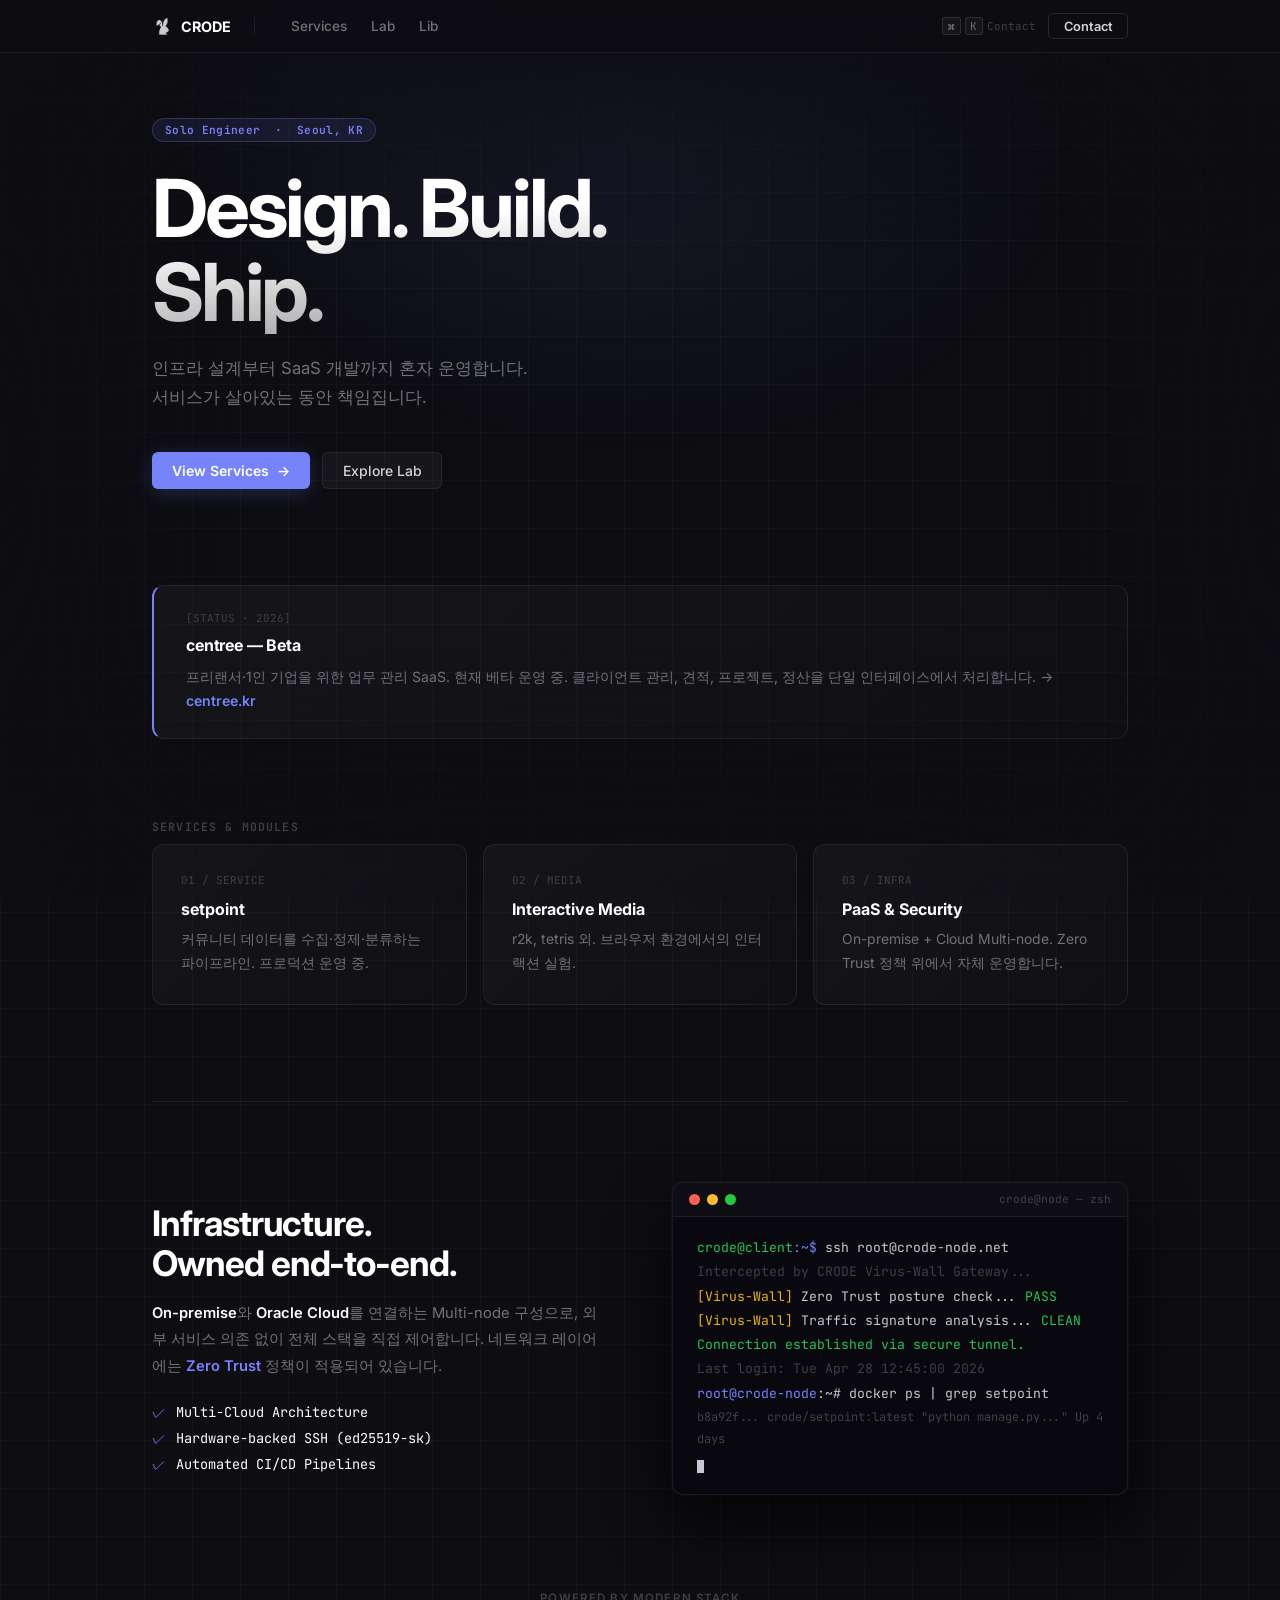
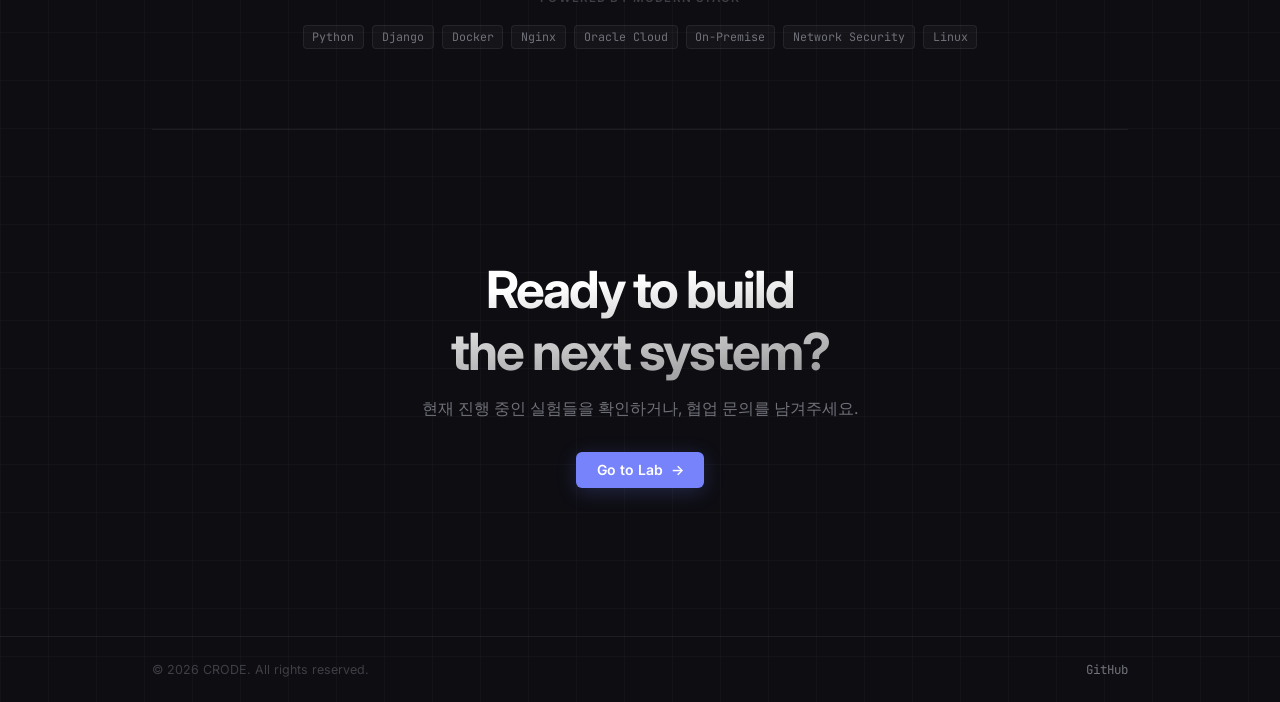
<file: index.html>
<!DOCTYPE html>
<html lang="ko">
<head>
  <meta charset="utf-8">
  <meta name="viewport" content="width=device-width, initial-scale=1">
  <title>CRODE</title>
  <meta name="description" content="Systems designed, built, and operated by a single engineer.">
  <link rel="shortcut icon" href="static/img/favicon.ico">
  <link rel="preconnect" href="https://fonts.googleapis.com">
  <link href="https://fonts.googleapis.com/css2?family=Inter:wght@400;500;600;700&family=JetBrains+Mono:wght@400;700&display=swap" rel="stylesheet">
  <link rel="stylesheet" href="static/css/style.css">
</head>
<body>
<div class="hero-glow"></div>

<!-- NAV -->
<nav id="nav">
  <div class="nav-inner">
    <a class="nav-brand" href="index.html">
      <img src="static/img/img.png" width="22" height="22" alt="CRODE">
      CRODE
    </a>
    <div class="nav-sep"></div>
    <ul class="nav-links" id="navLinks">
      <li><a href="services.html">Services</a></li>
      <li><a href="lab.html">Lab</a></li>
      <li><a href="lib.html">Lib</a></li>
    </ul>
    <div class="nav-right">
      <span class="nav-kbd"><span class="kbd">⌘</span><span class="kbd">K</span> Contact</span>
      <button class="btn-contact" data-modal="contact">Contact</button>
    </div>
    <button class="nav-toggle" id="navToggle">&#9776;</button>
  </div>
</nav>

<!-- MAIN -->
<div class="page-wrapper">
<main class="main-content">
<div class="container">

  <!-- Hero -->
  <section style="padding-bottom: 6rem;">
    <div class="badge-tag badge-purple">Solo Engineer &nbsp;·&nbsp; Seoul, KR</div>
    <h1 class="hero-title">Design. Build.<br>Ship.</h1>
    <p class="hero-sub">
      인프라 설계부터 SaaS 개발까지 혼자 운영합니다.<br>
      서비스가 살아있는 동안 책임집니다.
    </p>
    <div class="btn-row">
      <a class="btn-primary" href="services.html">View Services &nbsp;→</a>
      <a class="btn-ghost"   href="lab.html">Explore Lab</a>
    </div>
  </section>

  <!-- System Log Notice -->
  <section class="reveal" style="margin-bottom: 5rem;">
    <div class="linear-card" style="padding: 1.6rem 2rem; border-left: 2px solid var(--primary);">
      <div style="font-family:var(--mono); font-size:0.68rem; color:var(--text-mute); margin-bottom:0.6rem;">[STATUS · 2026]</div>
      <h2 style="font-size:1rem; font-weight:700; color:var(--heading); margin-bottom:0.6rem; letter-spacing:-0.01em;">centree — Beta</h2>
      <p style="font-size:0.88rem; color:var(--text-dim); line-height:1.7;">
        프리랜서·1인 기업을 위한 업무 관리 SaaS. 현재 베타 운영 중.
        클라이언트 관리, 견적, 프로젝트, 정산을 단일 인터페이스에서 처리합니다.
        → <a href="https://centree.kr" target="_blank" style="color:var(--primary); text-decoration:none; font-weight:600;">centree.kr</a>
      </p>
    </div>
  </section>

  <!-- Features -->
  <section style="margin-bottom: 6rem;">
    <p class="page-eyebrow reveal">Services &amp; Modules</p>
    <div style="display:grid; grid-template-columns:repeat(auto-fill,minmax(290px,1fr)); gap:1rem;">
      <div class="linear-card reveal reveal-d1" style="padding:1.75rem;">
        <div style="font-family:var(--mono); font-size:0.68rem; color:var(--text-mute); margin-bottom:0.75rem;">01 / SERVICE</div>
        <h3 style="font-size:1rem; font-weight:700; color:var(--heading); margin-bottom:0.6rem;">setpoint</h3>
        <p style="font-size:0.87rem; color:var(--text-dim); line-height:1.7;">커뮤니티 데이터를 수집·정제·분류하는 파이프라인. 프로덕션 운영 중.</p>
      </div>
      <div class="linear-card reveal reveal-d2" style="padding:1.75rem;">
        <div style="font-family:var(--mono); font-size:0.68rem; color:var(--text-mute); margin-bottom:0.75rem;">02 / MEDIA</div>
        <h3 style="font-size:1rem; font-weight:700; color:var(--heading); margin-bottom:0.6rem;">Interactive Media</h3>
        <p style="font-size:0.87rem; color:var(--text-dim); line-height:1.7;">r2k, tetris 외. 브라우저 환경에서의 인터랙션 실험.</p>
      </div>
      <div class="linear-card reveal reveal-d3" style="padding:1.75rem;">
        <div style="font-family:var(--mono); font-size:0.68rem; color:var(--text-mute); margin-bottom:0.75rem;">03 / INFRA</div>
        <h3 style="font-size:1rem; font-weight:700; color:var(--heading); margin-bottom:0.6rem;">PaaS &amp; Security</h3>
        <p style="font-size:0.87rem; color:var(--text-dim); line-height:1.7;">On-premise + Cloud Multi-node. Zero Trust 정책 위에서 자체 운영합니다.</p>
      </div>
    </div>
  </section>

  <hr class="section-divider">

  <!-- Spotlight: Infra -->
  <section class="reveal" style="margin-bottom: 6rem;">
    <div style="display:grid; grid-template-columns:1fr 1fr; gap:4rem; align-items:center;">
      <div>
        <h2 style="font-size:clamp(1.6rem,3.5vw,2.2rem); font-weight:700; color:var(--heading); letter-spacing:-0.03em; line-height:1.15; margin-bottom:1rem;">Infrastructure.<br>Owned end-to-end.</h2>
        <p style="font-size:0.92rem; color:var(--text-dim); line-height:1.8; margin-bottom:1.5rem;">
          <span style="color:var(--heading); font-weight:600;">On-premise</span>와 <span style="color:var(--heading); font-weight:600;">Oracle Cloud</span>를 연결하는 Multi-node 구성으로,
          외부 서비스 의존 없이 전체 스택을 직접 제어합니다.
          네트워크 레이어에는 <span style="color:var(--primary); font-weight:600;">Zero Trust</span> 정책이 적용되어 있습니다.
        </p>
        <ul style="list-style:none; font-family:var(--mono); font-size:0.85rem; display:flex; flex-direction:column; gap:0.5rem;">
          <li><span style="color:var(--primary); margin-right:0.6rem;">✓</span><span style="color:var(--heading);">Multi-Cloud Architecture</span></li>
          <li><span style="color:var(--primary); margin-right:0.6rem;">✓</span><span style="color:var(--heading);">Hardware-backed SSH (ed25519-sk)</span></li>
          <li><span style="color:var(--primary); margin-right:0.6rem;">✓</span><span style="color:var(--heading);">Automated CI/CD Pipelines</span></li>
        </ul>
      </div>
      <div class="terminal-window">
        <div class="terminal-bar">
          <span class="t-dot t-red"></span>
          <span class="t-dot t-yellow"></span>
          <span class="t-dot t-green"></span>
          <span class="terminal-bar-title">crode@node — zsh</span>
        </div>
        <div class="terminal-body">
          <div><span class="t-prompt">crode@client</span><span class="t-path">:~$</span> ssh root@crode-node.net</div>
          <div class="t-dim">Intercepted by CRODE Virus-Wall Gateway...</div>
          <div><span class="t-warn">[Virus-Wall]</span> Zero Trust posture check... <span class="t-success">PASS</span></div>
          <div><span class="t-warn">[Virus-Wall]</span> Traffic signature analysis... <span class="t-success">CLEAN</span></div>
          <div class="t-success">Connection established via secure tunnel.</div>
          <div class="t-dim">Last login: Tue Apr 28 12:45:00 2026</div>
          <div><span class="t-path">root@crode-node</span>:~# docker ps | grep setpoint</div>
          <div class="t-dim" style="font-size:0.75rem;">b8a92f... crode/setpoint:latest "python manage.py..." Up 4 days</div>
          <span class="t-cursor"></span>
        </div>
      </div>
    </div>
  </section>

  <!-- Tech Stack -->
  <section class="reveal" style="text-align:center; margin-bottom:2rem;">
    <p style="font-size:0.72rem; font-weight:600; letter-spacing:0.1em; text-transform:uppercase; color:var(--text-mute); margin-bottom:1.25rem;">Powered by Modern Stack</p>
    <div style="display:flex; flex-wrap:wrap; justify-content:center; gap:0.5rem;">
      <span class="tech-badge">Python</span>
      <span class="tech-badge">Django</span>
      <span class="tech-badge">Docker</span>
      <span class="tech-badge">Nginx</span>
      <span class="tech-badge">Oracle Cloud</span>
      <span class="tech-badge">On-Premise</span>
      <span class="tech-badge">Network Security</span>
      <span class="tech-badge">Linux</span>
    </div>
  </section>

  <hr class="section-divider">

  <!-- CTA -->
  <section class="reveal" style="text-align:center; padding: 3rem 0;">
    <h2 style="font-size:clamp(2rem,5vw,3.2rem); font-weight:700; letter-spacing:-0.04em; background:linear-gradient(175deg,#fff 30%,rgba(255,255,255,0.45) 100%); -webkit-background-clip:text; -webkit-text-fill-color:transparent; background-clip:text; margin-bottom:1rem;">Ready to build<br>the next system?</h2>
    <p style="font-size:1rem; color:var(--text-dim); margin-bottom:2rem;">현재 진행 중인 실험들을 확인하거나, 협업 문의를 남겨주세요.</p>
    <a class="btn-primary" href="lab.html">Go to Lab &nbsp;→</a>
  </section>

</div>
</main>

<!-- FOOTER -->
<footer>
  <div class="container">
    <div class="footer-inner">
      <span class="footer-text">© 2026 CRODE. All rights reserved.</span>
      <div class="footer-links">
        <a href="https://github.com/croc100/CRODE" target="_blank" rel="noopener">GitHub</a>
      </div>
    </div>
  </div>
</footer>
</div>

<!-- CONTACT MODAL -->
<div class="modal-overlay" id="contactModal">
  <div class="modal-box">
    <div class="modal-header">
      <span class="modal-title">Contact Information</span>
      <button class="modal-close" data-modal-close>✕</button>
    </div>
    <p class="modal-label">[ OFFICIAL_EMAIL ]</p>
    <div class="modal-email-row">
      <span class="modal-email">admin@crode.net</span>
      <button class="modal-copy-btn" onclick="copyEmail(this)">Copy</button>
    </div>
    <p class="modal-note">시스템 설계, 인프라 구축 및 비즈니스 협업 문의는 위 주소로 연락 부탁드립니다. 순차적으로 확인 후 회신 드립니다.</p>
  </div>
</div>

<script src="static/js/main.js"></script>
</body>
</html>
</file>
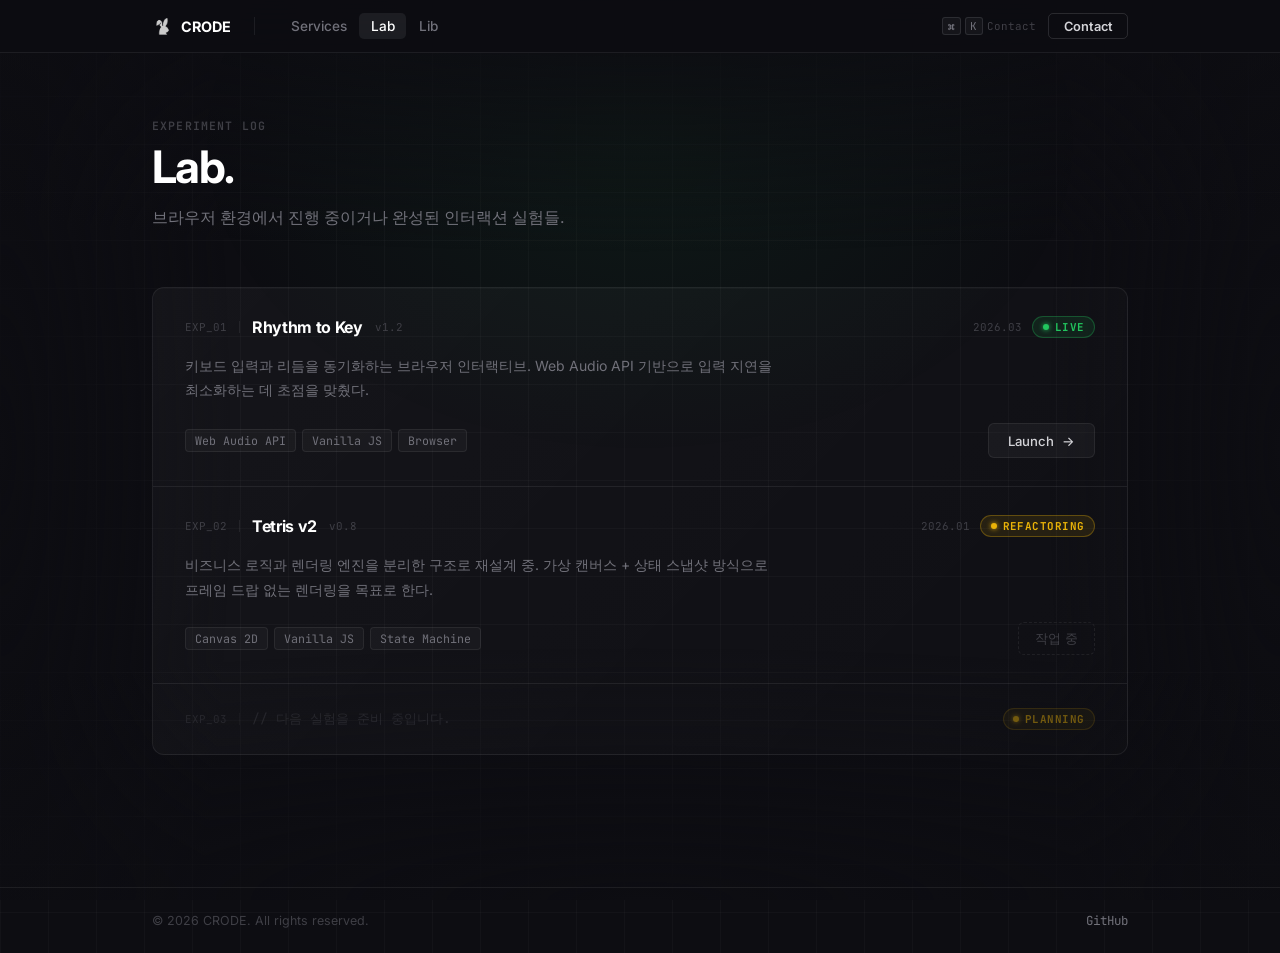
<file: lab.html>
<!DOCTYPE html>
<html lang="ko">
<head>
  <meta charset="utf-8">
  <meta name="viewport" content="width=device-width, initial-scale=1">
  <title>CRODE | Lab</title>
  <link rel="shortcut icon" href="static/img/favicon.ico">
  <link rel="preconnect" href="https://fonts.googleapis.com">
  <link href="https://fonts.googleapis.com/css2?family=Inter:wght@400;500;600;700&family=JetBrains+Mono:wght@400;700&display=swap" rel="stylesheet">
  <link rel="stylesheet" href="static/css/style.css">
</head>
<body>
<div class="hero-glow" style="background:radial-gradient(ellipse at 50% 50%,rgba(34,197,94,0.07),transparent 70%);"></div>

<!-- NAV -->
<nav id="nav">
  <div class="nav-inner">
    <a class="nav-brand" href="index.html">
      <img src="static/img/img.png" width="22" height="22" alt="CRODE">
      CRODE
    </a>
    <div class="nav-sep"></div>
    <ul class="nav-links" id="navLinks">
      <li><a href="services.html">Services</a></li>
      <li><a href="lab.html" class="active">Lab</a></li>
      <li><a href="lib.html">Lib</a></li>
    </ul>
    <div class="nav-right">
      <span class="nav-kbd"><span class="kbd">⌘</span><span class="kbd">K</span> Contact</span>
      <button class="btn-contact" data-modal="contact">Contact</button>
    </div>
    <button class="nav-toggle" id="navToggle">&#9776;</button>
  </div>
</nav>

<div class="page-wrapper">
<main class="main-content">
<div class="container">

  <!-- Header -->
  <section style="margin-bottom:3.5rem;">
    <p class="page-eyebrow">Experiment Log</p>
    <h1 class="page-title">Lab.</h1>
    <p class="page-sub">브라우저 환경에서 진행 중이거나 완성된 인터랙션 실험들.</p>
  </section>

  <!-- Log -->
  <div class="linear-card" style="overflow:hidden; margin-bottom:2rem;">

    <!-- Entry 01: r2k -->
    <div class="reveal" style="padding:1.75rem 2rem; border-bottom:1px solid var(--border);">
      <div style="display:flex; align-items:center; justify-content:space-between; flex-wrap:wrap; gap:0.75rem; margin-bottom:1rem;">
        <div style="display:flex; align-items:center; gap:0.75rem; flex-wrap:wrap;">
          <span style="font-family:var(--mono); font-size:0.68rem; color:var(--text-mute);">EXP_01</span>
          <span style="width:1px; height:12px; background:var(--border); display:inline-block;"></span>
          <span style="font-size:1rem; font-weight:700; color:var(--heading); letter-spacing:-0.02em;">Rhythm to Key</span>
          <span style="font-family:var(--mono); font-size:0.68rem; color:var(--text-mute);">v1.2</span>
        </div>
        <div style="display:flex; align-items:center; gap:0.65rem;">
          <span style="font-family:var(--mono); font-size:0.68rem; color:var(--text-mute);">2026.03</span>
          <span class="status-badge s-live"><span class="status-dot dot-live"></span>LIVE</span>
        </div>
      </div>
      <p style="font-size:0.875rem; color:var(--text-dim); line-height:1.75; margin-bottom:1.25rem; max-width:600px;">
        키보드 입력과 리듬을 동기화하는 브라우저 인터랙티브. Web Audio API 기반으로 입력 지연을 최소화하는 데 초점을 맞췄다.
      </p>
      <div style="display:flex; align-items:center; justify-content:space-between; flex-wrap:wrap; gap:0.75rem;">
        <div style="display:flex; gap:0.4rem; flex-wrap:wrap;">
          <span class="tech-badge">Web Audio API</span>
          <span class="tech-badge">Vanilla JS</span>
          <span class="tech-badge">Browser</span>
        </div>
        <a href="#" class="btn-ghost" style="font-size:0.82rem;">Launch &nbsp;→</a>
      </div>
    </div>

    <!-- Entry 02: Tetris -->
    <div class="reveal reveal-d1" style="padding:1.75rem 2rem; border-bottom:1px solid var(--border);">
      <div style="display:flex; align-items:center; justify-content:space-between; flex-wrap:wrap; gap:0.75rem; margin-bottom:1rem;">
        <div style="display:flex; align-items:center; gap:0.75rem; flex-wrap:wrap;">
          <span style="font-family:var(--mono); font-size:0.68rem; color:var(--text-mute);">EXP_02</span>
          <span style="width:1px; height:12px; background:var(--border); display:inline-block;"></span>
          <span style="font-size:1rem; font-weight:700; color:var(--heading); letter-spacing:-0.02em;">Tetris v2</span>
          <span style="font-family:var(--mono); font-size:0.68rem; color:var(--text-mute);">v0.8</span>
        </div>
        <div style="display:flex; align-items:center; gap:0.65rem;">
          <span style="font-family:var(--mono); font-size:0.68rem; color:var(--text-mute);">2026.01</span>
          <span class="status-badge s-wip"><span class="status-dot dot-wip"></span>REFACTORING</span>
        </div>
      </div>
      <p style="font-size:0.875rem; color:var(--text-dim); line-height:1.75; margin-bottom:1.25rem; max-width:600px;">
        비즈니스 로직과 렌더링 엔진을 분리한 구조로 재설계 중. 가상 캔버스 + 상태 스냅샷 방식으로 프레임 드랍 없는 렌더링을 목표로 한다.
      </p>
      <div style="display:flex; align-items:center; justify-content:space-between; flex-wrap:wrap; gap:0.75rem;">
        <div style="display:flex; gap:0.4rem; flex-wrap:wrap;">
          <span class="tech-badge">Canvas 2D</span>
          <span class="tech-badge">Vanilla JS</span>
          <span class="tech-badge">State Machine</span>
        </div>
        <button disabled style="padding:0.4rem 1rem; background:transparent; border:1px dashed var(--border); color:var(--text-mute); font-size:0.82rem; border-radius:6px; cursor:not-allowed;">작업 중</button>
      </div>
    </div>

    <!-- Entry 03: placeholder -->
    <div class="reveal reveal-d2" style="padding:1.5rem 2rem; opacity:0.45;">
      <div style="display:flex; align-items:center; gap:0.75rem;">
        <span style="font-family:var(--mono); font-size:0.68rem; color:var(--text-mute);">EXP_03</span>
        <span style="width:1px; height:12px; background:var(--border); display:inline-block;"></span>
        <span style="font-family:var(--mono); font-size:0.8rem; color:var(--text-mute);">// 다음 실험을 준비 중입니다.</span>
        <span class="status-badge s-wip" style="margin-left:auto;"><span class="status-dot dot-wip"></span>PLANNING</span>
      </div>
    </div>

  </div>

</div>
</main>

<footer>
  <div class="container">
    <div class="footer-inner">
      <span class="footer-text">© 2026 CRODE. All rights reserved.</span>
      <div class="footer-links">
        <a href="https://github.com/croc100/CRODE" target="_blank" rel="noopener">GitHub</a>
      </div>
    </div>
  </div>
</footer>
</div>

<!-- CONTACT MODAL -->
<div class="modal-overlay" id="contactModal">
  <div class="modal-box">
    <div class="modal-header">
      <span class="modal-title">Contact Information</span>
      <button class="modal-close" data-modal-close>✕</button>
    </div>
    <p class="modal-label">[ OFFICIAL_EMAIL ]</p>
    <div class="modal-email-row">
      <span class="modal-email">admin@crode.net</span>
      <button class="modal-copy-btn" onclick="copyEmail(this)">Copy</button>
    </div>
    <p class="modal-note">시스템 설계, 인프라 구축 및 비즈니스 협업 문의는 위 주소로 연락 부탁드립니다.</p>
  </div>
</div>

<script src="static/js/main.js"></script>
</body>
</html>
</file>
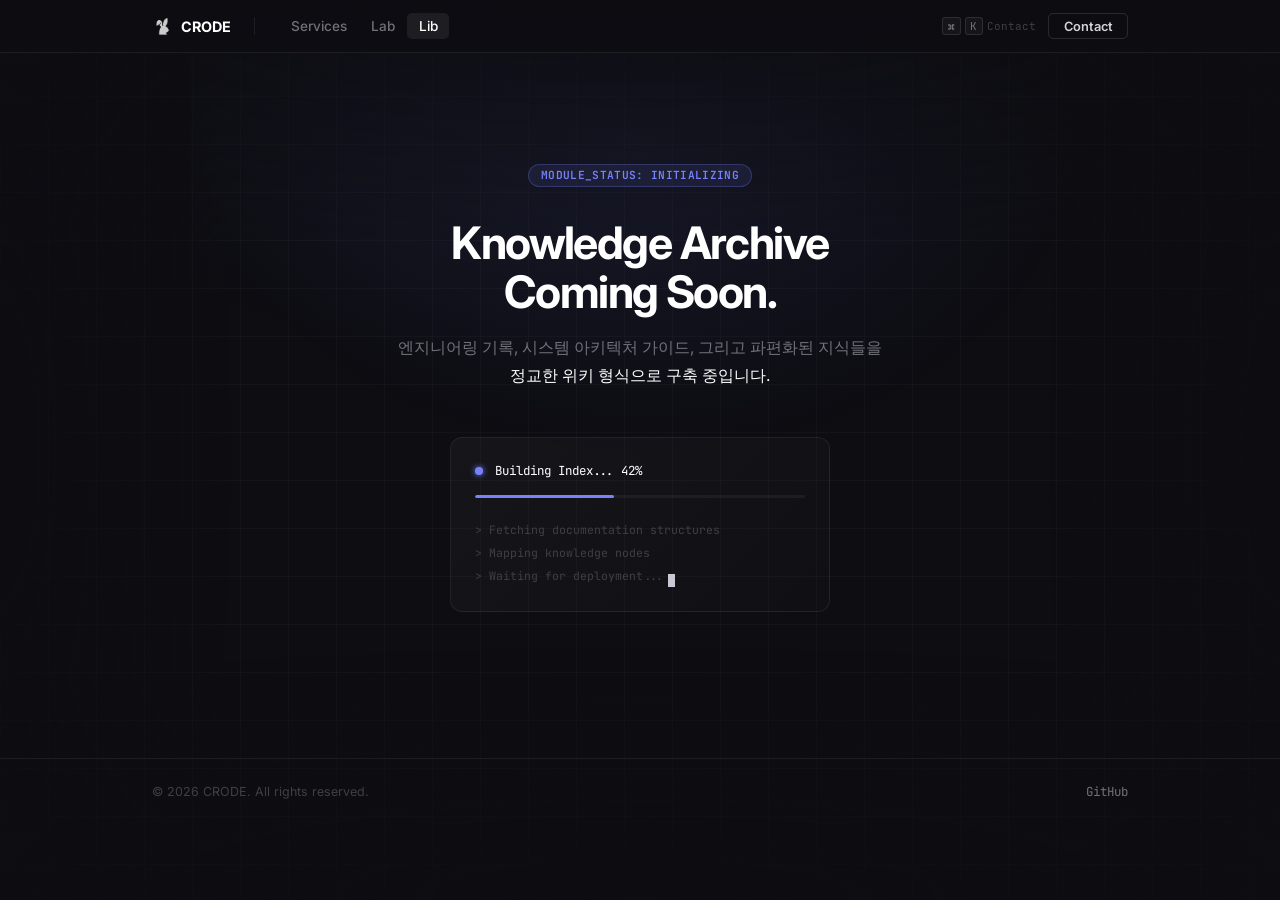
<file: lib.html>
<!DOCTYPE html>
<html lang="ko">
<head>
  <meta charset="utf-8">
  <meta name="viewport" content="width=device-width, initial-scale=1">
  <title>CRODE | Lib</title>
  <link rel="shortcut icon" href="static/img/favicon.ico">
  <link rel="preconnect" href="https://fonts.googleapis.com">
  <link href="https://fonts.googleapis.com/css2?family=Inter:wght@400;500;600;700&family=JetBrains+Mono:wght@400;700&display=swap" rel="stylesheet">
  <link rel="stylesheet" href="static/css/style.css">
</head>
<body>
<div class="hero-glow"></div>

<!-- NAV -->
<nav id="nav">
  <div class="nav-inner">
    <a class="nav-brand" href="index.html">
      <img src="static/img/img.png" width="22" height="22" alt="CRODE">
      CRODE
    </a>
    <div class="nav-sep"></div>
    <ul class="nav-links" id="navLinks">
      <li><a href="services.html">Services</a></li>
      <li><a href="lab.html">Lab</a></li>
      <li><a href="lib.html" class="active">Lib</a></li>
    </ul>
    <div class="nav-right">
      <span class="nav-kbd"><span class="kbd">⌘</span><span class="kbd">K</span> Contact</span>
      <button class="btn-contact" data-modal="contact">Contact</button>
    </div>
    <button class="nav-toggle" id="navToggle">&#9776;</button>
  </div>
</nav>

<div class="page-wrapper">
<main class="main-content">
<div class="container" style="display:flex; flex-direction:column; align-items:center; justify-content:center; min-height:60vh; text-align:center;">

  <div class="badge-tag badge-purple" style="margin-bottom:2rem;">MODULE_STATUS: INITIALIZING</div>

  <h1 class="page-title" style="max-width:600px; margin:0 auto 1rem;">Knowledge Archive<br>Coming Soon.</h1>

  <p style="font-size:1rem; color:var(--text-dim); line-height:1.75; max-width:500px; margin-bottom:3rem;">
    엔지니어링 기록, 시스템 아키텍처 가이드, 그리고 파편화된 지식들을<br>
    <span style="color:var(--heading);">정교한 위키 형식으로 구축 중입니다.</span>
  </p>

  <div class="linear-card" style="width:min(380px,100%); padding:1.5rem; text-align:left;">
    <div style="display:flex; align-items:center; gap:0.75rem; margin-bottom:1rem;">
      <div style="width:8px; height:8px; border-radius:50%; background:var(--primary); box-shadow:0 0 6px var(--primary); animation:pulse 2s ease-in-out infinite;"></div>
      <span style="font-family:var(--mono); font-size:0.78rem; color:var(--heading);">Building Index... 42%</span>
    </div>
    <div style="height:3px; background:rgba(255,255,255,0.05); border-radius:2px; margin-bottom:1.25rem; overflow:hidden;">
      <div style="width:42%; height:100%; background:var(--primary); border-radius:2px;"></div>
    </div>
    <div style="font-family:var(--mono); font-size:0.72rem; color:var(--text-mute); line-height:2;">
      <div>&gt; Fetching documentation structures</div>
      <div>&gt; Mapping knowledge nodes</div>
      <div>&gt; Waiting for deployment...<span class="t-cursor" style="margin-left:4px;"></span></div>
    </div>
  </div>

</div>
</main>

<footer>
  <div class="container">
    <div class="footer-inner">
      <span class="footer-text">© 2026 CRODE. All rights reserved.</span>
      <div class="footer-links">
        <a href="https://github.com/croc100/CRODE" target="_blank" rel="noopener">GitHub</a>
      </div>
    </div>
  </div>
</footer>
</div>

<!-- CONTACT MODAL -->
<div class="modal-overlay" id="contactModal">
  <div class="modal-box">
    <div class="modal-header">
      <span class="modal-title">Contact Information</span>
      <button class="modal-close" data-modal-close>✕</button>
    </div>
    <p class="modal-label">[ OFFICIAL_EMAIL ]</p>
    <div class="modal-email-row">
      <span class="modal-email">admin@crode.net</span>
      <button class="modal-copy-btn" onclick="copyEmail(this)">Copy</button>
    </div>
    <p class="modal-note">시스템 설계, 인프라 구축 및 비즈니스 협업 문의는 위 주소로 연락 부탁드립니다.</p>
  </div>
</div>

<script src="static/js/main.js"></script>
</body>
</html>
</file>
<file: static/css/style.css>
/* =========================================================
   CRODE — Static Portfolio  |  Design: Linear.app inspired
   ========================================================= */

/* --- Variables --- */
:root {
  --bg:           #0D0D12;
  --border:       rgba(255,255,255,0.07);
  --border-hover: rgba(118,131,251,0.45);
  --primary:      #7683FB;
  --primary-dim:  rgba(118,131,251,0.12);
  --heading:      #FFFFFF;
  --text:         #D4D4D8;
  --text-dim:     #71717A;
  --text-mute:    #3F3F46;
  --green:        #22C55E;
  --yellow:       #EAB308;
  --red:          #EF4444;
  --sans:         'Inter', -apple-system, BlinkMacSystemFont, sans-serif;
  --mono:         'JetBrains Mono', 'Fira Code', monospace;
  --radius:       8px;
  --radius-lg:    12px;
  --ease:         cubic-bezier(0.4,0,0.2,1);
}

/* --- Reset & Base --- */
*, *::before, *::after { box-sizing: border-box; margin: 0; padding: 0; }
html { scroll-behavior: smooth; }

body {
  font-family: var(--sans);
  background-color: var(--bg);
  color: var(--text);
  overflow-x: hidden;
  min-height: 100vh;
  background-image:
    linear-gradient(rgba(255,255,255,0.022) 1px, transparent 1px),
    linear-gradient(90deg, rgba(255,255,255,0.022) 1px, transparent 1px);
  background-size: 48px 48px;
}

/* grid vignette */
body::after {
  content: '';
  position: fixed;
  inset: 0;
  background:
    radial-gradient(ellipse 100% 28% at 50% 0%,   var(--bg) 0%, transparent 100%),
    radial-gradient(ellipse 100% 28% at 50% 100%, var(--bg) 0%, transparent 100%),
    radial-gradient(ellipse 18% 100% at 0%   50%, var(--bg) 0%, transparent 100%),
    radial-gradient(ellipse 18% 100% at 100% 50%, var(--bg) 0%, transparent 100%);
  pointer-events: none;
  z-index: 0;
}

a { color: var(--primary); text-decoration: none; }
a:hover { text-decoration: underline; }

.page-wrapper {
  position: relative;
  z-index: 1;
  animation: pageFadeIn 0.35s var(--ease) both;
}
@keyframes pageFadeIn {
  from { opacity: 0; transform: translateY(8px); }
  to   { opacity: 1; transform: none; }
}

.container { max-width: 1024px; margin: 0 auto; padding: 0 1.5rem; }

/* --- Background Glow --- */
.hero-glow {
  position: fixed;
  top: -20%;
  left: 50%;
  transform: translateX(-50%);
  width: min(900px, 100vw);
  height: 640px;
  background:
    radial-gradient(ellipse at 50% 50%, rgba(118,131,251,0.09), transparent 70%),
    radial-gradient(ellipse at 30% 30%, rgba(118,131,251,0.04), transparent 55%);
  pointer-events: none;
  z-index: 0;
  animation: glowPulse 10s ease-in-out infinite;
}
@keyframes glowPulse {
  0%,100% { opacity:0.8; transform:translateX(-50%) scale(1);    }
  50%      { opacity:1;   transform:translateX(-50%) scale(1.06); }
}

/* --- Navigation --- */
#nav {
  position: fixed;
  top: 0; left: 0; right: 0;
  z-index: 100;
  border-bottom: 1px solid var(--border);
  background: rgba(13,13,18,0.82);
  backdrop-filter: blur(18px) saturate(160%);
  -webkit-backdrop-filter: blur(18px) saturate(160%);
}
.nav-inner {
  max-width: 1024px;
  margin: 0 auto;
  padding: 0 1.5rem;
  height: 52px;
  display: flex;
  align-items: center;
  gap: 1.5rem;
}
.nav-brand {
  display: flex;
  align-items: center;
  gap: 0.45rem;
  font-size: 0.9rem;
  font-weight: 700;
  letter-spacing: -0.01em;
  color: var(--heading);
  flex-shrink: 0;
}
.nav-brand img   { border-radius: 4px; }
.nav-brand:hover { text-decoration: none; opacity: 0.8; }

.nav-sep { width: 1px; height: 18px; background: var(--border); flex-shrink: 0; }

.nav-links { display: flex; align-items: center; gap: 0.1rem; list-style: none; flex: 1; }
.nav-links a {
  display: block;
  padding: 0.3rem 0.7rem;
  font-size: 0.85rem;
  font-weight: 500;
  color: var(--text-dim);
  border-radius: 5px;
  transition: color 0.15s, background 0.15s;
}
.nav-links a:hover  { color: var(--heading); background: rgba(255,255,255,0.05); text-decoration: none; }
.nav-links a.active { color: var(--heading); background: rgba(255,255,255,0.07); }

.nav-right { display: flex; align-items: center; gap: 0.75rem; margin-left: auto; }

.nav-kbd { display: flex; align-items: center; gap: 0.25rem; font-family: var(--mono); font-size: 0.68rem; color: var(--text-mute); }
.kbd { padding: 0.08rem 0.3rem; background: rgba(255,255,255,0.04); border: 1px solid rgba(255,255,255,0.1); border-radius: 3px; color: var(--text-dim); }

.btn-contact {
  font-size: 0.8rem;
  font-weight: 600;
  padding: 0.3rem 0.9rem;
  border: 1px solid rgba(255,255,255,0.12);
  border-radius: 5px;
  color: var(--text);
  background: transparent;
  cursor: pointer;
  font-family: var(--sans);
  transition: all 0.18s var(--ease);
}
.btn-contact:hover { background: var(--primary); border-color: var(--primary); color: #fff; box-shadow: 0 0 18px rgba(118,131,251,0.35); }

.nav-toggle { display: none; background: none; border: none; color: var(--text-dim); font-size: 1.1rem; cursor: pointer; }

/* --- Main Content --- */
.main-content { padding-top: 118px; padding-bottom: 100px; position: relative; z-index: 1; }

/* --- Typography --- */
.badge-tag {
  display: inline-flex;
  align-items: center;
  gap: 0.4rem;
  padding: 0.22rem 0.75rem;
  border-radius: 20px;
  font-size: 0.7rem;
  font-weight: 600;
  font-family: var(--mono);
  letter-spacing: 0.03em;
  margin-bottom: 1.5rem;
}
.badge-purple { background: rgba(118,131,251,0.1); border: 1px solid rgba(118,131,251,0.25); color: var(--primary); }
.badge-green  { background: rgba(34,197,94,0.1);   border: 1px solid rgba(34,197,94,0.25);   color: var(--green);   }

.hero-title {
  font-size: clamp(2.8rem, 7vw, 5rem);
  font-weight: 700;
  line-height: 1.05;
  letter-spacing: -0.04em;
  background: linear-gradient(175deg, #FFFFFF 30%, rgba(255,255,255,0.45) 100%);
  -webkit-background-clip: text;
  -webkit-text-fill-color: transparent;
  background-clip: text;
  margin-bottom: 1.25rem;
}
.hero-sub { font-size: 1.05rem; line-height: 1.75; color: var(--text-dim); max-width: 540px; margin-bottom: 2.5rem; }

.page-eyebrow { font-size: 0.72rem; font-weight: 600; letter-spacing: 0.1em; text-transform: uppercase; color: var(--text-mute); margin-bottom: 0.6rem; font-family: var(--mono); }
.page-title   { font-size: clamp(1.9rem,4vw,2.8rem); font-weight: 700; letter-spacing: -0.035em; color: var(--heading); line-height: 1.1; margin-bottom: 0.75rem; }
.page-sub     { font-size: 1rem; color: var(--text-dim); max-width: 540px; line-height: 1.7; margin-bottom: 3rem; }

/* --- Buttons --- */
.btn-primary {
  display: inline-flex;
  align-items: center;
  gap: 0.4rem;
  padding: 0.55rem 1.2rem;
  background: var(--primary);
  border: 1px solid rgba(118,131,251,0.4);
  border-radius: 6px;
  color: #fff;
  font-size: 0.875rem;
  font-weight: 600;
  cursor: pointer;
  transition: all 0.18s var(--ease);
  box-shadow: 0 4px 20px rgba(118,131,251,0.22);
}
.btn-primary:hover { background: #8A96FC; transform: translateY(-1px); box-shadow: 0 6px 28px rgba(118,131,251,0.4); color:#fff; text-decoration:none; }

.btn-ghost {
  display: inline-flex;
  align-items: center;
  gap: 0.4rem;
  padding: 0.55rem 1.2rem;
  background: rgba(255,255,255,0.04);
  border: 1px solid var(--border);
  border-radius: 6px;
  color: var(--text);
  font-size: 0.875rem;
  font-weight: 500;
  cursor: pointer;
  transition: all 0.18s var(--ease);
}
.btn-ghost:hover { background: rgba(255,255,255,0.08); border-color: rgba(255,255,255,0.14); color: var(--heading); transform: translateY(-1px); text-decoration:none; }

.btn-row { display: flex; align-items: center; gap: 0.75rem; flex-wrap: wrap; }

/* --- Linear Cards --- */
.linear-card {
  background: linear-gradient(135deg, rgba(255,255,255,0.035) 0%, rgba(255,255,255,0.01) 100%);
  border: 1px solid var(--border);
  border-radius: var(--radius-lg);
  position: relative;
  overflow: hidden;
  transition: border-color 0.2s var(--ease), transform 0.2s var(--ease), box-shadow 0.2s var(--ease);
}
.linear-card::before {
  content: '';
  position: absolute;
  inset: 0;
  background: radial-gradient(600px circle at var(--mx,-999px) var(--my,-999px), rgba(118,131,251,0.07), transparent 40%);
  pointer-events: none;
  z-index: 0;
  opacity: 0;
  transition: opacity 0.3s;
}
.linear-card:hover::before { opacity: 1; }
.linear-card:hover {
  border-color: rgba(118,131,251,0.32);
  transform: translateY(-3px);
  box-shadow: 0 0 0 1px rgba(118,131,251,0.18), 0 20px 48px rgba(0,0,0,0.5);
}
.linear-card > * { position: relative; z-index: 1; }

/* --- Badges --- */
.tech-badge {
  display: inline-flex;
  align-items: center;
  padding: 0.18rem 0.55rem;
  background: rgba(255,255,255,0.03);
  border: 1px solid var(--border);
  border-radius: 4px;
  font-size: 0.73rem;
  font-family: var(--mono);
  color: var(--text-dim);
  transition: all 0.15s;
}
.tech-badge:hover { background: var(--primary-dim); border-color: rgba(118,131,251,0.3); color: var(--primary); }
.tags { display: flex; flex-wrap: wrap; gap: 0.35rem; }

.status-badge {
  display: inline-flex;
  align-items: center;
  gap: 0.35rem;
  padding: 0.18rem 0.6rem;
  border-radius: 20px;
  font-size: 0.68rem;
  font-weight: 700;
  font-family: var(--mono);
  letter-spacing: 0.04em;
}
.s-live { background: rgba(34,197,94,0.1);   border: 1px solid rgba(34,197,94,0.3);   color: var(--green);   }
.s-wip  { background: rgba(234,179,8,0.1);   border: 1px solid rgba(234,179,8,0.3);   color: var(--yellow);  }
.s-init { background: rgba(118,131,251,0.1); border: 1px solid rgba(118,131,251,0.3); color: var(--primary); }

.status-dot { width: 6px; height: 6px; border-radius: 50%; display: inline-block; }
.dot-live { background:var(--green);   box-shadow:0 0 5px var(--green);   animation:pulse 2s ease-in-out infinite; }
.dot-wip  { background:var(--yellow);  box-shadow:0 0 5px var(--yellow);  animation:pulse 2s ease-in-out infinite; }
.dot-init { background:var(--primary); box-shadow:0 0 5px var(--primary); }
@keyframes pulse { 0%,100%{opacity:1;} 50%{opacity:0.3;} }

/* --- Terminal --- */
.terminal-window {
  border: 1px solid var(--border);
  border-radius: var(--radius-lg);
  overflow: hidden;
  background: #08080E;
  box-shadow: 0 30px 60px rgba(0,0,0,0.6), 0 0 0 1px rgba(255,255,255,0.04);
}
.terminal-bar { display:flex; align-items:center; gap:0.45rem; padding:0.6rem 1rem; background:rgba(255,255,255,0.025); border-bottom:1px solid var(--border); }
.t-dot    { width:11px; height:11px; border-radius:50%; }
.t-red    { background:#FF5F56; }
.t-yellow { background:#FFBD2E; }
.t-green  { background:#27C93F; }
.terminal-bar-title { margin-left:auto; font-family:var(--mono); font-size:0.7rem; color:var(--text-mute); }

.terminal-body { padding:1.2rem 1.5rem; font-family:var(--mono); font-size:0.82rem; line-height:1.85; color:#C8C8D4; }
.t-prompt  { color:var(--green);   }
.t-path    { color:var(--primary); }
.t-dim     { color:var(--text-mute); }
.t-success { color:var(--green);   }
.t-warn    { color:var(--yellow);  }
.t-cursor  { display:inline-block; width:7px; height:13px; background:#C8C8D4; vertical-align:middle; margin-top:8px; animation:blink 1.1s step-end infinite; }
@keyframes blink { 0%,100%{opacity:1;} 50%{opacity:0;} }

/* --- Divider --- */
.section-divider { border:none; border-top:1px solid var(--border); margin:5rem 0; }

/* --- Contact Modal --- */
.modal-overlay { position:fixed; inset:0; background:rgba(0,0,0,0.65); backdrop-filter:blur(10px); z-index:200; display:none; align-items:center; justify-content:center; }
.modal-overlay.open { display:flex; }
.modal-box { background:#111118; border:1px solid rgba(255,255,255,0.1); border-radius:var(--radius-lg); width:min(460px,92vw); padding:1.75rem; box-shadow:0 32px 64px rgba(0,0,0,0.7); animation:modalIn 0.2s var(--ease); }
@keyframes modalIn { from{opacity:0;transform:scale(0.96) translateY(8px);} to{opacity:1;transform:none;} }

.modal-header { display:flex; align-items:center; justify-content:space-between; margin-bottom:1.4rem; }
.modal-title  { font-size:0.95rem; font-weight:700; color:var(--heading); letter-spacing:-0.01em; }
.modal-close  { background:none; border:none; color:var(--text-dim); font-size:1.1rem; cursor:pointer; padding:0.2rem 0.4rem; border-radius:4px; transition:all 0.15s; }
.modal-close:hover { background:rgba(255,255,255,0.08); color:var(--heading); }

.modal-label { font-family:var(--mono); font-size:0.67rem; letter-spacing:0.07em; color:var(--primary); text-transform:uppercase; margin-bottom:0.5rem; }
.modal-email-row { display:flex; align-items:center; justify-content:space-between; background:rgba(255,255,255,0.04); border:1px solid var(--border); border-radius:6px; padding:0.75rem 1rem; margin-bottom:1.1rem; gap:0.75rem; }
.modal-email { font-family:var(--mono); font-size:0.9rem; color:var(--heading); }
.modal-copy-btn { padding:0.28rem 0.8rem; background:var(--primary); border:none; border-radius:4px; color:#fff; font-size:0.76rem; font-weight:600; cursor:pointer; transition:all 0.15s; font-family:var(--sans); white-space:nowrap; }
.modal-copy-btn:hover  { background:#8A96FC; }
.modal-copy-btn.copied { background:var(--green); }
.modal-note { font-size:0.82rem; color:var(--text-dim); line-height:1.65; }

/* --- Footer --- */
footer { position:relative; z-index:1; border-top:1px solid var(--border); padding:1.5rem 0; }
.footer-inner { display:flex; align-items:center; justify-content:space-between; flex-wrap:wrap; gap:0.75rem; }
.footer-text  { font-size:0.78rem; color:var(--text-mute); }
.footer-links { display:flex; gap:1.25rem; }
.footer-links a { font-size:0.78rem; font-family:var(--mono); color:var(--text-dim); transition:color 0.15s; }
.footer-links a:hover { color:var(--heading); text-decoration:none; }

/* --- Scroll Reveal --- */
.reveal { opacity:0; transform:translateY(22px); transition:opacity 0.6s var(--ease), transform 0.6s var(--ease); }
.reveal.visible { opacity:1; transform:none; }
.reveal-d1 { transition-delay:0.1s; }
.reveal-d2 { transition-delay:0.2s; }
.reveal-d3 { transition-delay:0.32s; }

/* --- Responsive --- */
@media (max-width: 768px) {
  .nav-kbd    { display:none; }
  .nav-sep    { display:none; }
  .nav-toggle { display:block; }
  .nav-links  { display:none; position:absolute; top:52px; left:0; right:0; flex-direction:column; gap:0; background:rgba(13,13,18,0.98); border-bottom:1px solid var(--border); padding:0.4rem 0; }
  .nav-links.open { display:flex; }
  .nav-links li a { border-radius:0; padding:0.75rem 1.5rem; }
  .main-content { padding-top:90px; }
}
</file>
